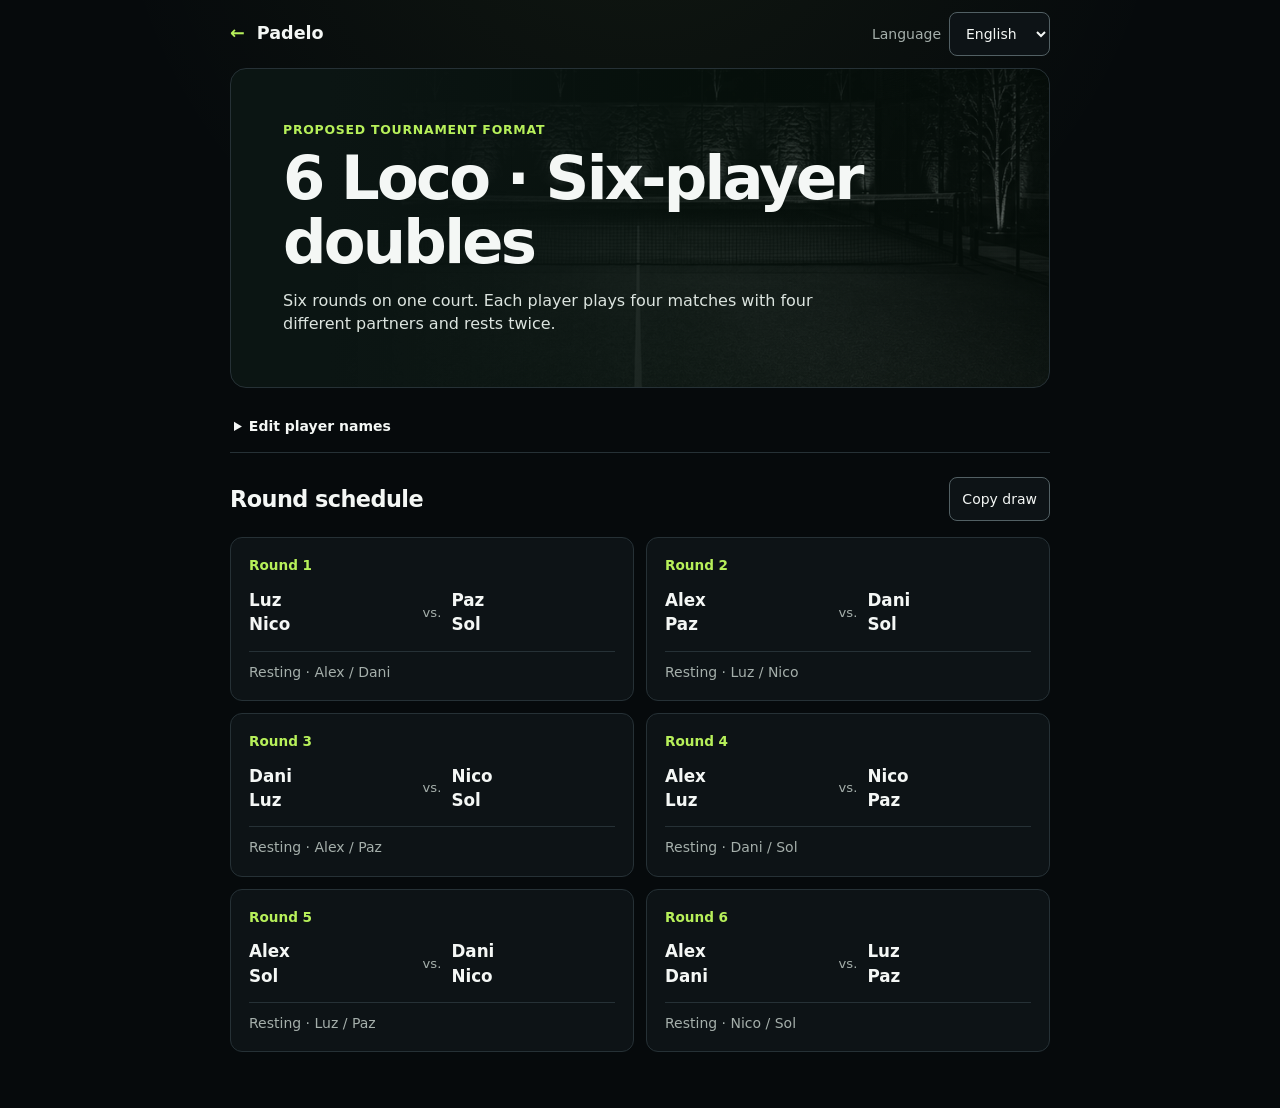
<file: web/tournament.html>
<!doctype html>
<html lang="en">
<head>
  <meta charset="utf-8">
  <meta name="viewport" content="width=device-width,initial-scale=1">
  <meta name="theme-color" content="#060a0c">
  <meta name="color-scheme" content="dark">
  <title>6 Loco · Six-player doubles · Padelo</title>
  <link rel="stylesheet" href="./styles.css">
  <link rel="stylesheet" href="./tournament.css">
  <script defer src="./tournament.js"></script>
</head>
<body>
  <a class="skip-link" href="#draw" data-text="skip">Skip to draw</a>
  <main class="preview">
    <header class="topbar">
      <a href="/" class="back"><span aria-hidden="true">←</span> Padelo</a>
      <label class="language"><span data-text="language">Language</span>
        <select id="language"><option lang="en" value="en">English</option><option lang="es" value="es">Español</option></select>
      </label>
    </header>
    <section class="intro">
      <p class="eyebrow" data-text="format">Proposed tournament format</p>
      <h1 data-text="title">6 Loco · Six-player doubles</h1>
      <p data-text="description">Six rounds on one court. Each player plays four matches with four different partners and rests twice.</p>
    </section>
    <noscript>Enable JavaScript to view the draw. Activa JavaScript para ver las rondas.</noscript>
    <details id="roster">
      <summary data-text="edit">Edit player names</summary>
      <form id="names" novalidate autocomplete="off">
        <div id="fields"></div>
        <p id="error" role="alert"></p>
        <div class="actions">
          <button type="submit" class="primary" data-text="apply">Update draw</button>
          <button type="button" id="sample" data-text="sample">Use sample names</button>
        </div>
      </form>
    </details>
    <section id="draw" tabindex="-1" aria-labelledby="draw-title">
      <div class="draw-header">
        <h2 id="draw-title" data-text="draw">Round schedule</h2>
        <button type="button" id="copy" data-text="copy">Copy draw</button>
      </div>
      <div id="status" role="status"></div>
      <label id="manual" hidden><span data-text="manual">Select and copy the draw below.</span>
        <textarea id="copy-text" rows="6" readonly></textarea>
      </label>
      <ol id="rounds"></ol>
    </section>
  </main>
</body>
</html>
</file>
<file: web/styles.css>
:root {
  --bg: #060A0C;
  --surface-0: #060A0C;
  --surface-1: #0D1316;
  --surface-2: #0D1316;
  --surface-3: #162126;
  --border: #263136;
  --border-strong: #263136;
  --text-primary: #F4F7F5;
  --text-secondary: #A5AFAB;
  --text-muted: #7D8888;
  --accent: #B7F05A;
  --accent-strong: #B7F05A;
  --accent-soft: rgb(183 240 90 / 10%);
  --positive: #B7F05A;
  --negative: #d98272;
  --gold: #d8b65d;
  --silver: #aeb8bd;
  --bronze: #bc8069;
  --space-1: 4px;
  --space-2: 8px;
  --space-3: 12px;
  --space-4: 16px;
  --space-5: 20px;
  --space-6: 24px;
  --space-7: 32px;
  --space-8: 40px;
  --radius-small: 8px;
  --radius-medium: 12px;
  --radius-large: 16px;
  --radius-sheet: 18px;
  --radius-pill: 999px;
  --max-width: 460px;
  --header-height: 54px;
  --nav-height: 66px;
}

* { box-sizing: border-box; }
[hidden] { display: none !important; }
html {
  min-height: 100%;
  overflow-x: hidden;
  -webkit-text-size-adjust: 100%;
  background: var(--bg);
}
body {
  min-height: 100vh;
  min-height: 100dvh;
  margin: 0;
  overflow-x: hidden;
  background:
    radial-gradient(circle at 50% -15%, rgb(183 240 90 / 6%), transparent 38%),
    var(--bg);
  color: var(--text-primary);
  font-family: Geist, ui-sans-serif, system-ui, -apple-system, "Segoe UI", Roboto, Helvetica, Arial, sans-serif;
  font-size: 14px;
  line-height: 1.45;
  -webkit-font-smoothing: antialiased;
  text-rendering: optimizeLegibility;
}
button, input { font: inherit; }
button { -webkit-tap-highlight-color: transparent; }
a { color: inherit; }

.skip-link { position: absolute; top: -100px; left: 12px; z-index: 100; }
.skip-link:focus {
  top: 12px;
  padding: 8px 12px;
  border-radius: var(--radius-small);
  background: var(--surface-2);
}

.app {
  position: relative;
  width: 100%;
  max-width: var(--max-width);
  min-height: 100vh;
  min-height: 100dvh;
  margin: 0 auto;
  overflow-x: clip;
  background: var(--bg);
}

/* Loading and admin login */
.screen--loading {
  position: fixed;
  inset: 0;
  z-index: 100;
  display: grid;
  place-items: center;
  min-height: 100vh;
  min-height: 100dvh;
  overflow: hidden;
  padding: max(24px, env(safe-area-inset-top)) 18px max(24px, env(safe-area-inset-bottom));
  background:
    linear-gradient(180deg, rgb(6 10 12 / 28%) 0%, rgb(6 10 12 / 72%) 72%, var(--bg) 100%),
    url("/static/padelo-background.png") center 58% / cover no-repeat,
    var(--bg);
}
.loading-content { width: min(100%, 360px); }
.loading-brand { display: flex; align-items: center; justify-content: center; gap: 10px; margin-bottom: 18px; }
.loading-terminal {
  overflow: hidden;
  border: 1px solid rgb(183 240 90 / 30%);
  border-radius: 14px;
  background: rgb(4 8 9 / 88%);
  box-shadow: 0 22px 60px rgb(0 0 0 / 48%);
  backdrop-filter: blur(14px);
}
.loading-terminal__bar { display: flex; gap: 6px; padding: 10px 12px; border-bottom: 1px solid rgb(255 255 255 / 8%); background: rgb(255 255 255 / 3%); }
.loading-terminal__bar i { width: 7px; height: 7px; border-radius: 50%; background: rgb(183 240 90 / 30%); }
.loading-terminal__line { display: flex; min-height: 82px; align-items: center; padding: 18px; color: var(--accent); font-family: ui-monospace, SFMono-Regular, Menlo, Monaco, Consolas, monospace; font-size: clamp(18px, 5.4vw, 23px); letter-spacing: .01em; text-shadow: 0 0 14px rgb(183 240 90 / 20%); }
.loading-prompt { margin-right: .65em; color: rgb(244 247 245 / 55%); }
.loading-dots { display: inline-flex; width: 1.4em; }
.loading-dots i { font-style: normal; animation: loadingDot 900ms steps(1, end) infinite; }
.loading-dots i:nth-child(2) { animation-delay: 150ms; }
.loading-dots i:nth-child(3) { animation-delay: 300ms; }
.loading-cursor { width: .55em; height: 1.05em; margin-left: .12em; background: var(--accent); animation: terminalCursor 650ms steps(1, end) infinite; }
@keyframes loadingDot { 0%, 24% { opacity: 0; } 25%, 100% { opacity: 1; } }
@keyframes terminalCursor { 0%, 49% { opacity: 1; } 50%, 100% { opacity: 0; } }

.screen--login {
  position: fixed;
  inset: 0;
  z-index: 90;
  isolation: isolate;
  display: flex;
  min-height: 100vh;
  min-height: 100dvh;
  align-items: center;
  justify-content: center;
  overflow: hidden;
  padding: max(24px, env(safe-area-inset-top)) 18px max(24px, env(safe-area-inset-bottom));
  background: var(--bg);
}
.screen--login::before {
  content: "";
  position: absolute;
  inset: -7%;
  z-index: -2;
  background-image:
    linear-gradient(180deg, rgb(6 10 12 / 4%) 0%, rgb(6 10 12 / 16%) 38%, rgb(6 10 12 / 76%) 74%, var(--bg) 100%),
    url("/static/padelo-background.png");
  background-position: center 58%;
  background-size: cover;
  background-repeat: no-repeat;
  transform: translateY(-6%) scale(1.04);
}
.screen--login::after {
  content: "";
  position: absolute;
  inset: 0;
  z-index: -1;
  pointer-events: none;
  background:
    radial-gradient(circle at 50% 24%, transparent 0, rgba(0, 0, 0, 0.08) 42%, rgba(0, 0, 0, 0.38) 100%),
    linear-gradient(90deg, rgba(0, 0, 0, 0.2), transparent 25%, transparent 75%, rgba(0, 0, 0, 0.2));
}
.login-wrap {
  position: relative;
  z-index: 1;
  width: 100%;
  max-width: 360px;
}
.login-header { margin-bottom: 14px; }
.brand { display: flex; align-items: center; gap: 10px; }
.brand-mark {
  display: grid;
  width: 42px;
  height: 42px;
  flex: 0 0 42px;
  place-items: center;
  border: 1px solid rgb(183 240 90 / 34%);
  border-radius: 50%;
  background: rgb(13 19 22 / 72%);
  box-shadow: 0 10px 30px rgba(0, 0, 0, 0.26);
  backdrop-filter: blur(10px);
}
.brand-mark__icon { width: 30px; height: 30px; color: var(--accent); filter: drop-shadow(0 2px 5px rgb(183 240 90 / 22%)); }
.brand-name { margin: 0; font-size: 27px; font-weight: 790; line-height: 1; letter-spacing: -0.04em; }
.brand-subtitle {
  margin: 5px 0 0;
  color: rgb(244 247 245 / 76%);
  font-size: 12px;
  text-shadow: 0 2px 12px rgba(0, 0, 0, 0.55);
}
.login-card {
  padding: 14px;
  border: 1px solid var(--border);
  border-radius: var(--radius-large);
  background: rgb(6 10 12 / 78%);
  box-shadow: 0 22px 56px rgba(0, 0, 0, 0.38);
  backdrop-filter: blur(16px) saturate(1.04);
}
.login-form { display: flex; flex-direction: column; gap: 10px; }
.field { display: flex; flex-direction: column; gap: 7px; }
.field__label {
  color: var(--text-secondary);
  font-size: 10px;
  font-weight: 720;
  letter-spacing: 0.1em;
  text-transform: uppercase;
}
.field__control { position: relative; display: flex; }
.input {
  width: 100%;
  height: 48px;
  padding: 0 46px 0 14px;
  border: 1px solid var(--border-strong);
  border-radius: 10px;
  outline: none;
  background: rgb(13 19 22 / 92%);
  color: var(--text-primary);
  font-size: 16px;
}
.input::placeholder { color: var(--text-muted); }
.input:focus {
  border-color: rgb(183 240 90 / 55%);
  box-shadow: 0 0 0 3px rgb(183 240 90 / 9%);
}
.field__error { margin: 0; color: var(--negative); font-size: 12px; }
#login-btn { position: relative; width: 100%; }
#login-btn:disabled::before {
  content: "";
  width: 14px;
  height: 14px;
  border: 2px solid rgb(6 10 12 / 28%);
  border-top-color: var(--bg);
  border-radius: 50%;
  animation: spin 700ms linear infinite;
}

/* Buttons */
.btn {
  display: inline-flex;
  min-width: 44px;
  min-height: 44px;
  height: 46px;
  align-items: center;
  justify-content: center;
  gap: 7px;
  padding: 0 17px;
  border: 1px solid transparent;
  border-radius: 10px;
  cursor: pointer;
  font-size: 13px;
  font-weight: 700;
  transition: transform 140ms, opacity 140ms, background 140ms, border-color 140ms;
}
.btn:active { transform: scale(0.985); }
.btn:disabled { cursor: not-allowed; opacity: 0.44; }
.btn--primary { background: var(--accent); color: var(--bg); }
.btn--primary:hover { background: var(--accent-strong); }
.btn--secondary { border-color: var(--border); background: var(--surface-2); color: var(--text-primary); }
.btn--secondary:hover { border-color: var(--border-strong); background: var(--surface-3); }
.btn--ghost { border-color: var(--border); background: transparent; color: var(--text-secondary); }
.btn--danger { border-color: rgba(217, 130, 114, 0.28); background: transparent; color: var(--negative); }
.btn--small { min-height: 36px; height: 36px; padding: 0 12px; font-size: 12px; }
.btn--large { width: 100%; }
.icon-btn {
  display: grid;
  width: 44px;
  height: 44px;
  place-items: center;
  border: 1px solid transparent;
  border-radius: 10px;
  background: transparent;
  color: var(--text-secondary);
  cursor: pointer;
}
.icon-btn:hover { border-color: var(--border); background: var(--surface-2); color: var(--text-primary); }
.icon-btn--small { width: 36px; height: 36px; }
.icon-btn--ghost { position: absolute; top: 2px; right: 2px; width: 44px; height: 44px; border: 0; }
.icon-btn.is-loading svg { animation: spin 700ms linear infinite; }
.icon-btn.is-success { color: var(--accent); }
@keyframes spin { to { transform: rotate(360deg); } }

/* Shell and header */
.shell { display: flex; min-height: 100vh; min-height: 100dvh; flex-direction: column; }
.shell-header {
  position: sticky;
  top: 0;
  z-index: 20;
  display: flex;
  height: var(--header-height);
  align-items: center;
  justify-content: space-between;
  padding: 0 10px 0 12px;
  border-bottom: 1px solid var(--border);
  background: rgb(6 10 12 / 96%);
}
.brand--small { gap: 8px; }
.brand-mark--small {
  width: 28px;
  height: 28px;
  flex-basis: 28px;
  border-color: rgb(183 240 90 / 22%);
  background: var(--surface-1);
  box-shadow: none;
  backdrop-filter: none;
}
.brand-mark--small .brand-mark__icon { width: 21px; height: 21px; }
.header-brand-copy { display: flex; min-width: 0; flex-direction: column; }
.brand-name--small { font-size: 15px; font-weight: 720; letter-spacing: -0.025em; }
.header-status { margin-top: 1px; color: var(--text-muted); font-size: 9.5px; line-height: 1.1; }
.shell-header__right { position: relative; }
.header-menu-btn { width: 42px; height: 42px; }
.menu {
  position: absolute;
  top: calc(100% + 5px);
  right: 0;
  z-index: 30;
  min-width: 190px;
  padding: 6px;
  border: 1px solid var(--border-strong);
  border-radius: var(--radius-medium);
  background: var(--surface-2);
  box-shadow: 0 18px 36px rgba(0, 0, 0, 0.4);
}
.menu__item {
  display: flex;
  width: 100%;
  min-height: 44px;
  align-items: center;
  gap: 10px;
  padding: 9px 10px;
  border: 0;
  border-radius: var(--radius-small);
  background: transparent;
  color: var(--text-primary);
  cursor: pointer;
  font-size: 12px;
  font-weight: 640;
  text-align: left;
}
.menu__item:hover { background: var(--surface-3); }
.menu__item svg { color: var(--text-secondary); }
.menu__item--danger, .menu__item--danger svg { color: var(--negative); }
.session-role {
  display: flex;
  min-height: 38px;
  align-items: center;
  gap: 9px;
  margin: 1px 2px 5px;
  padding: 8px 9px;
  border-bottom: 1px solid var(--border);
  color: var(--text-muted);
  font-size: 10px;
  font-weight: 650;
}
.session-role__dot { width: 7px; height: 7px; border-radius: 50%; background: var(--text-muted); }
html[data-session-role="admin"] .session-role__dot { background: var(--accent); box-shadow: 0 0 0 4px var(--accent-soft); }

.main {
  min-height: 50vh;
  flex: 1;
  padding: 14px 12px calc(var(--nav-height) + 14px + env(safe-area-inset-bottom));
}
.view { animation: fadeIn 150ms ease; }
@keyframes fadeIn { from { opacity: 0; transform: translateY(3px); } to { opacity: 1; transform: translateY(0); } }
.view-header { display: flex; align-items: center; justify-content: space-between; gap: 12px; margin-bottom: 10px; }
.view-header--record { align-items: flex-start; }
.record-tools { display: flex; flex-wrap: wrap; justify-content: flex-end; gap: 6px; }
.view-title { margin: 0; font-size: 20px; font-weight: 780; letter-spacing: -0.035em; }
.view-subtitle { margin: 3px 0 0; color: var(--text-muted); font-size: 11px; }
.view-header__actions { display: flex; align-items: center; gap: 4px; }
.text-muted { color: var(--text-muted); }
.text-secondary { color: var(--text-secondary); }
.text-xs { font-size: 10px; }
.text-sm { font-size: 12px; }
.status { margin-bottom: 6px; color: var(--text-secondary); font-size: 11px; }
.status:empty { display: none; }
.section-kicker {
  display: block;
  margin-bottom: 4px;
  color: var(--accent);
  font-size: 9px;
  font-weight: 800;
  letter-spacing: 0.14em;
  text-transform: uppercase;
}

/* Next match */
.next-match-card {
  margin-bottom: 10px;
  padding: 12px;
  border: 1px solid rgb(183 240 90 / 24%);
  border-radius: var(--radius-medium);
  background: linear-gradient(135deg, rgb(183 240 90 / 10%), var(--surface-1) 58%);
}
.next-match-card__title { margin: 0 0 10px; font-size: 16px; font-weight: 760; letter-spacing: -0.02em; }
.next-match-card__details { display: grid; grid-template-columns: 1fr 1fr; gap: 9px 12px; }
.next-match-detail { display: flex; min-width: 0; align-items: center; gap: 8px; }
.next-match-detail--location { grid-column: 1 / -1; padding-top: 9px; border-top: 1px solid var(--border); }
.next-match-detail svg { width: 17px; height: 17px; flex: 0 0 17px; color: var(--accent); }
.next-match-detail span { min-width: 0; }
.next-match-detail small { display: block; margin-bottom: 1px; color: var(--text-muted); font-size: 9px; font-weight: 680; text-transform: uppercase; }
.next-match-detail strong { display: block; overflow: hidden; font-size: 12px; font-weight: 680; text-overflow: ellipsis; white-space: nowrap; }
.next-match-form { display: grid; grid-template-columns: 1fr 1fr; gap: 11px 9px; }
.next-match-field { display: grid; gap: 5px; color: var(--text-secondary); font-size: 11px; font-weight: 680; }
.next-match-field--location, .next-match-form .field__error, .next-match-form .sheet__actions, .next-match-clear { grid-column: 1 / -1; }
.next-match-field .input { height: 44px; padding: 0 11px; color-scheme: dark; }
.next-match-clear { min-height: 40px; color: var(--negative); }
.sheet__panel--next-match { max-width: var(--max-width); margin: 0 auto; }
html:not([data-session-role="admin"]) .admin-only { display: none !important; }

/* Ranking */
.ranking-list {
  overflow: hidden;
  border: 1px solid var(--border);
  border-radius: var(--radius-medium);
  background: var(--surface-1);
}
.rank-row {
  position: relative;
  display: grid;
  min-height: 49px;
  grid-template-columns: 28px minmax(0, 1fr) auto;
  align-items: center;
  gap: 9px;
  padding: 8px 12px 8px 10px;
  border-bottom: 1px solid var(--border);
  background: transparent;
  transition: background 140ms;
}
.rank-row:last-child { border-bottom: 0; }
.rank-row:hover { background: var(--surface-3); }
.rank-row--gold { background: linear-gradient(90deg, rgb(183 240 90 / 14%), transparent 72%); box-shadow: inset 3px 0 0 var(--accent); }
.rank-row--silver { background: linear-gradient(90deg, rgb(174 184 189 / 10%), transparent 72%); box-shadow: inset 3px 0 0 var(--silver); }
.rank-row--bronze { background: linear-gradient(90deg, rgb(188 128 105 / 10%), transparent 72%); box-shadow: inset 3px 0 0 var(--bronze); }
.rank-pos {
  display: grid;
  width: 28px;
  height: 28px;
  place-items: center;
  color: var(--text-muted);
  font-size: 11px;
  font-weight: 780;
  font-variant-numeric: tabular-nums;
}
.rank-row--gold .rank-pos { color: var(--gold); }
.rank-row--silver .rank-pos { color: var(--silver); }
.rank-row--bronze .rank-pos { color: var(--bronze); }
.rank-row--gold .rank-pos::before {
  content: "";
  width: 15px;
  height: 15px;
  background: var(--gold);
  -webkit-mask: url("data:image/svg+xml,%3Csvg xmlns='http://www.w3.org/2000/svg' viewBox='0 0 24 24'%3E%3Cpath d='M3 7l4 4 5-7 5 7 4-4-2 10H5L3 7zm3 12h12v2H6v-2z' fill='black'/%3E%3C/svg%3E") center / contain no-repeat;
  mask: url("data:image/svg+xml,%3Csvg xmlns='http://www.w3.org/2000/svg' viewBox='0 0 24 24'%3E%3Cpath d='M3 7l4 4 5-7 5 7 4-4-2 10H5L3 7zm3 12h12v2H6v-2z' fill='black'/%3E%3C/svg%3E") center / contain no-repeat;
}
.rank-row--gold .rank-pos { font-size: 0; }
.rank-row--silver .rank-pos, .rank-row--bronze .rank-pos { font-size: 13px; }
.rank-row--gold .rank-name, .rank-row--silver .rank-name, .rank-row--bronze .rank-name { font-weight: 740; }
.rank-row--gold .rank-elo, .rank-row--silver .rank-elo, .rank-row--bronze .rank-elo { font-size: 18px; }
.rank-avatar { display: none; }
.rank-main { display: flex; min-width: 0; align-items: center; gap: 6px; white-space: nowrap; }
.rank-movement { flex: 0 0 auto; padding: 2px 5px; border-radius: var(--radius-pill); background: rgb(255 255 255 / 5%); font-size: 10px; font-weight: 750; line-height: 1.2; }.rank-movement--up { color: var(--positive); }.rank-movement--down { color: var(--negative); }
.rank-name { display: block; min-width: 0; overflow: hidden; font-size: clamp(15px, 4vw, 17px); font-weight: 660; text-overflow: ellipsis; white-space: nowrap; }
.rank-elo {
  min-width: 48px;
  color: var(--text-primary);
  font-size: 17px;
  font-weight: 780;
  font-variant-numeric: tabular-nums;
  letter-spacing: -0.03em;
  text-align: right;
}

/* States */
.skeleton-list { display: flex; flex-direction: column; gap: 6px; }
.skeleton-row, .skeleton-card {
  height: 50px;
  border: 1px solid var(--border);
  border-radius: var(--radius-medium);
  background: var(--surface-1);
  animation: pulse 1.2s ease infinite alternate;
}
.skeleton-card { height: 66px; }
@keyframes pulse { from { opacity: 0.5; } to { opacity: 0.86; } }
.empty { padding: 28px 14px; color: var(--text-secondary); text-align: center; }
.empty__title { margin: 0 0 5px; color: var(--text-primary); font-weight: 680; }
.empty__text { margin: 0; font-size: 12px; }
.error { padding: 14px; border: 1px solid rgba(217, 130, 114, 0.2); border-radius: var(--radius-medium); background: rgba(217, 130, 114, 0.06); text-align: center; }
.error__text { margin: 0 0 9px; color: var(--text-secondary); }

/* Match console */
.record-reset[hidden] { display: none !important; }
.match-builder {
  position: relative;
  display: flex;
  flex-direction: column;
  gap: 0;
  overflow: hidden;
  border: 1px solid var(--border);
  border-radius: var(--radius-large);
  background: var(--surface-1);
  box-shadow: 0 14px 32px rgb(0 0 0 / 16%);
}
.team-card { padding: 15px 13px; background: transparent; }
.team-card--a { background: linear-gradient(90deg, rgb(183 240 90 / 7%), transparent 68%); }
.team-card--b { background: linear-gradient(270deg, rgb(125 136 136 / 8%), transparent 68%); }
.team-card--a { border-bottom: 1px solid var(--border); }
.team-card__header { display: flex; align-items: center; gap: 9px; margin-bottom: 9px; }
.team-badge {
  display: grid;
  width: 27px;
  height: 27px;
  place-items: center;
  border: 1px solid rgb(183 240 90 / 22%);
  border-radius: var(--radius-small);
  background: rgb(183 240 90 / 9%);
  color: var(--accent-strong);
  font-size: 11px;
  font-weight: 800;
}
.team-card--b .team-badge { border-color: var(--border); background: var(--surface-2); color: var(--text-secondary); }
.team-label { margin: 0; font-size: 9px; font-weight: 790; letter-spacing: 0.12em; }
.team-hint { margin: 1px 0 0; color: var(--text-muted); font-size: 9.5px; }
.team-players { display: grid; grid-template-columns: repeat(2, minmax(0, 1fr)); gap: 7px; }
.player-select {
  display: grid;
  width: 100%;
  min-height: 55px;
  grid-template-columns: minmax(0, 1fr) 15px;
  align-items: center;
  gap: 7px;
  padding: 9px 9px 9px 11px;
  border: 1px solid var(--border);
  border-radius: 10px;
  background: var(--surface-2);
  color: var(--text-primary);
  cursor: pointer;
  text-align: left;
}
.player-select:hover { border-color: rgb(183 240 90 / 34%); background: var(--surface-3); }
.player-select__number { display: none; }
.player-select__body { display: flex; min-width: 0; flex-direction: column; }
.player-select__label { color: var(--text-muted); font-size: 8px; font-weight: 700; letter-spacing: 0.08em; text-transform: uppercase; }
.player-select__value { overflow: hidden; font-size: 12px; font-weight: 640; text-overflow: ellipsis; white-space: nowrap; }
.player-select__chevron { color: var(--text-muted); }
.match-vs {
  position: absolute;
  top: 50%;
  left: 50%;
  z-index: 2;
  display: grid;
  width: 30px;
  height: 22px;
  place-items: center;
  border: 1px solid var(--border);
  border-radius: var(--radius-pill);
  background: var(--surface-1);
  color: var(--text-muted);
  transform: translate(-50%, -50%);
}
.match-vs span { display: none; }
.match-vs strong { font-size: 8px; letter-spacing: 0.12em; }
.scoreboard {
  margin-top: 9px;
  padding: 13px;
  border: 1px solid var(--border);
  border-radius: var(--radius-large);
  background: var(--surface-1);
  box-shadow: 0 14px 32px rgb(0 0 0 / 12%);
}
.scoreboard__header { display: flex; align-items: flex-end; justify-content: space-between; gap: 10px; margin-bottom: 10px; }
.scoreboard__title { margin: 0; font-size: 14px; font-weight: 720; }
.winner-preview { min-height: 0; margin: 0; font-size: 10px; font-weight: 650; text-align: right; }
.winner-preview--accent { color: var(--accent); }
.winner-preview--muted { color: var(--text-muted); }
.scores { display: grid; grid-template-columns: minmax(0, 1fr) auto minmax(0, 1fr); align-items: center; gap: 7px; }
.score-control {
  min-width: 0;
  padding: 9px 7px;
  border: 1px solid var(--border);
  border-radius: 11px;
  background: var(--surface-2);
  text-align: center;
}
.score-control.is-winner { border-color: rgb(183 240 90 / 45%); background: linear-gradient(180deg, rgb(183 240 90 / 6%), transparent), var(--surface-2); }
.score-label { display: block; margin-bottom: 7px; color: var(--text-muted); font-size: 8.5px; font-weight: 740; letter-spacing: 0.08em; text-transform: uppercase; }
.score-row { display: flex; align-items: center; justify-content: center; gap: 6px; }
.score-btn {
  display: grid;
  width: 44px;
  height: 44px;
  flex: 0 0 44px;
  place-items: center;
  border: 1px solid var(--border);
  border-radius: 10px;
  background: var(--surface-1);
  color: var(--text-primary);
  cursor: pointer;
}
.score-btn:hover { border-color: var(--border-strong); background: var(--surface-3); }
.score-btn:active { transform: scale(0.97); }
.score-value { min-width: 31px; font-size: 35px; font-weight: 810; font-variant-numeric: tabular-nums; letter-spacing: -0.05em; }
.score-divider { color: var(--text-muted); font-size: 22px; font-weight: 650; }
.sets-field { display: block; margin-top: 12px; color: var(--text-muted); font-size: 10px; font-weight: 700; letter-spacing: .08em; text-transform: uppercase; }
.sets-field span { font-weight: 500; letter-spacing: 0; text-transform: none; }
.sets-field .input { height: 42px; margin-top: 5px; padding-left: 11px; font-size: 13px; }
.record-submit { margin-top: 9px; }
.record-submit .btn { min-height: 50px; font-size: 14px; }
.record-submit .field__error { margin-top: 7px; text-align: center; }

/* Result */
.result-panel {
  margin-top: 10px;
  padding: 14px;
  border: 1px solid var(--border);
  border-radius: var(--radius-large);
  background: var(--surface-1);
}
.result-title { margin: 0 0 7px; font-size: 15px; }
.result-summary { margin-bottom: 10px; color: var(--text-secondary); font-size: 12px; }
.result-changes { display: flex; flex-direction: column; gap: 5px; margin-bottom: 11px; }
.result-change { display: flex; align-items: center; justify-content: space-between; padding: 8px 10px; border: 1px solid var(--border); border-radius: 9px; background: var(--surface-2); }
.result-change__name { font-size: 12px; font-weight: 660; }
.result-change__elo { color: var(--text-muted); font-size: 10px; }
.result-change__delta { font-size: 11px; font-weight: 760; font-variant-numeric: tabular-nums; }
.result-change__delta--positive, .detail-delta--positive { color: var(--positive); }
.result-change__delta--negative, .detail-delta--negative { color: var(--negative); }
.result-actions { display: grid; grid-template-columns: repeat(3, 1fr); gap: 7px; }

/* History */
.history-list { display: flex; flex-direction: column; gap: 14px; }
.history-group { display: flex; flex-direction: column; gap: 0; }
.history-group__label {
  margin: 0 0 6px 2px;
  color: var(--text-muted);
  font-size: 9px;
  font-weight: 780;
  letter-spacing: 0.13em;
  text-transform: uppercase;
}
.history-group__items {
  overflow: hidden;
  border: 1px solid var(--border);
  border-radius: var(--radius-medium);
  background: var(--surface-1);
}
.history-card {
  position: relative;
  overflow: hidden;
  border-bottom: 1px solid var(--border);
  background: transparent;
}
.history-card:last-child { border-bottom: 0; }
.history-top {
  display: flex;
  min-height: 62px;
  align-items: center;
  justify-content: space-between;
  gap: 10px;
  padding: 9px 39px 9px 11px;
}
.history-teams { min-width: 0; flex: 1; font-size: 11.5px; line-height: 1.3; }
.history-team { display: flex; min-width: 0; align-items: center; gap: 6px; overflow: hidden; font-weight: 650; text-overflow: ellipsis; white-space: nowrap; }
.history-team:first-child::before {
  content: "";
  width: 13px;
  height: 13px;
  flex: 0 0 13px;
  background: var(--gold);
  -webkit-mask: url("data:image/svg+xml,%3Csvg xmlns='http://www.w3.org/2000/svg' viewBox='0 0 24 24'%3E%3Cpath d='M3 7l4 4 5-7 5 7 4-4-2 10H5L3 7zm3 12h12v2H6v-2z' fill='black'/%3E%3C/svg%3E") center / contain no-repeat;
  mask: url("data:image/svg+xml,%3Csvg xmlns='http://www.w3.org/2000/svg' viewBox='0 0 24 24'%3E%3Cpath d='M3 7l4 4 5-7 5 7 4-4-2 10H5L3 7zm3 12h12v2H6v-2z' fill='black'/%3E%3C/svg%3E") center / contain no-repeat;
}
.history-team--loser { margin-top: 2px; padding-left: 19px; color: var(--text-secondary); font-size: 10.5px; font-weight: 470; }
.history-meta { margin-top: 3px; padding-left: 19px; color: var(--text-muted); font-size: 9px; }
.history-score { min-width: 24px; text-align: right; }
.history-score__line { font-size: 14px; font-weight: 780; font-variant-numeric: tabular-nums; line-height: 1.28; }
.history-score__line--loser { color: var(--text-secondary); }
.history-card::after {
  content: "";
  position: absolute;
  top: 27px;
  right: 15px;
  width: 7px;
  height: 7px;
  border-right: 1.5px solid var(--text-muted);
  border-bottom: 1.5px solid var(--text-muted);
  transform: rotate(45deg);
  transition: transform 150ms, top 150ms;
  pointer-events: none;
}
.history-card:has(.history-details:not([hidden]))::after { top: 30px; transform: rotate(225deg); }
.history-actions { min-height: 0; padding: 0 11px; }
.history-actions [data-expand] {
  position: absolute;
  inset: 0;
  z-index: 2;
  width: 100%;
  height: 62px;
  padding: 0;
  opacity: 0;
  cursor: pointer;
}
.history-actions [data-rollback] {
  position: relative;
  z-index: 4;
  display: none;
  margin: 0 0 9px;
  padding: 5px 8px;
  border: 1px solid rgba(217, 130, 114, 0.24);
  border-radius: 7px;
  color: var(--negative);
  text-decoration: none;
}
html[data-session-role="admin"] .history-card:has(.history-details:not([hidden])) .history-actions [data-rollback] { display: inline-flex; }
.history-details {
  position: relative;
  z-index: 3;
  padding: 9px 11px 11px;
  border-top: 1px solid var(--border);
  background: var(--surface-2);
}
.history-detail-row { display: flex; justify-content: space-between; gap: 10px; padding: 3px 0; font-size: 10.5px; }
.history-detail-row span:first-child { min-width: 0; overflow: hidden; color: var(--text-secondary); text-overflow: ellipsis; white-space: nowrap; }
.link-btn { border: 0; background: transparent; font-size: 10px; font-weight: 650; }

/* Navigation */
.bottom-nav {
  position: fixed;
  right: 0;
  bottom: 0;
  left: 0;
  z-index: 20;
  display: grid;
  width: 100%;
  max-width: var(--max-width);
  height: calc(var(--nav-height) + env(safe-area-inset-bottom));
  grid-template-columns: repeat(3, minmax(0, 1fr));
  margin: 0 auto;
  padding: 5px 10px calc(5px + env(safe-area-inset-bottom));
  border-top: 1px solid var(--border);
  background: rgb(6 10 12 / 98%);
}
.nav-item {
  position: relative;
  display: flex;
  min-width: 44px;
  min-height: 44px;
  flex-direction: column;
  align-items: center;
  justify-content: center;
  gap: 1px;
  border: 0;
  background: transparent;
  color: var(--text-muted);
  cursor: pointer;
}
.nav-item::before {
  content: "";
  position: absolute;
  top: -5px;
  left: 50%;
  width: 26px;
  height: 2px;
  border-radius: var(--radius-pill);
  background: transparent;
  transform: translateX(-50%);
}
.nav-item.is-active { color: var(--accent-strong); }
.nav-item.is-active::before { background: var(--accent); }
.nav-item__icon-wrap { display: grid; width: 40px; height: 31px; place-items: center; }
.nav-item__icon-wrap svg { width: 25px; height: 25px; }
.nav-item__label { font-size: 10px; font-weight: 620; }
.nav-item.is-active .nav-item__label { color: var(--text-primary); font-weight: 680; }
html[data-session-role="viewer"] [data-rollback],
html[data-session-role="viewer"] #logout-btn,
html[data-session-role="viewer"] #session-role { display: none !important; }
html[data-session-role="pending"] .bottom-nav { visibility: hidden; }

/* Sheets and player picker */
.sheet { position: fixed; inset: 0; z-index: 40; display: grid; align-items: end; }
.sheet__backdrop { position: absolute; inset: 0; background: rgba(0, 0, 0, 0.64); animation: fadeIn 130ms ease; }
.sheet__panel {
  position: relative;
  max-height: min(82vh, 680px);
  overflow: auto;
  padding: 15px 14px calc(14px + env(safe-area-inset-bottom));
  border: 1px solid var(--border-strong);
  border-radius: var(--radius-sheet) var(--radius-sheet) 0 0;
  background: var(--surface-2);
  animation: sheetIn 170ms ease;
}
@keyframes sheetIn { from { transform: translateY(14px); } to { transform: translateY(0); } }
.sheet__header { display: flex; align-items: center; justify-content: space-between; margin-bottom: 10px; }
.sheet__title { margin: 0; font-size: 17px; font-weight: 740; }
.sheet-context { margin: 3px 0 0; color: var(--text-muted); font-size: 10.5px; }
.player-search {
  display: flex;
  height: 44px;
  align-items: center;
  gap: 9px;
  margin-bottom: 9px;
  padding: 0 12px;
  border: 1px solid var(--border);
  border-radius: 10px;
  background: var(--surface-1);
  color: var(--text-muted);
}
.player-search:focus-within { border-color: rgb(183 240 90 / 46%); box-shadow: 0 0 0 3px rgb(183 240 90 / 8%); }
.player-search input { min-width: 0; flex: 1; border: 0; outline: 0; background: transparent; color: var(--text-primary); font-size: 16px; }
.player-search input::placeholder { color: var(--text-muted); }
.sheet__list { display: grid; max-height: calc(min(82vh, 680px) - 140px); grid-template-columns: repeat(2, minmax(0, 1fr)); gap: 7px; overflow-y: auto; overscroll-behavior: contain; }
.sheet-item {
  display: grid;
  min-width: 0;
  min-height: 51px;
  grid-template-columns: minmax(0, 1fr) auto 18px;
  align-items: center;
  gap: 8px;
  padding: 8px 9px 8px 11px;
  border: 1px solid var(--border);
  border-radius: 10px;
  background: var(--surface-1);
  color: var(--text-primary);
  cursor: pointer;
  text-align: left;
}
.sheet-item:hover:not(:disabled) { border-color: rgb(183 240 90 / 34%); background: var(--surface-3); }
.sheet-item:disabled { cursor: not-allowed; opacity: 0.32; }
.sheet-item__name { min-width: 0; overflow: hidden; font-size: 12px; font-weight: 650; text-overflow: ellipsis; white-space: nowrap; }
.sheet-item__elo { color: var(--text-muted); font-size: 10px; font-weight: 720; font-variant-numeric: tabular-nums; }
.sheet-item__status { display: grid; width: 18px; height: 18px; place-items: center; border: 1px solid var(--border); border-radius: 50%; }
.sheet-item.is-selected { border-color: rgb(183 240 90 / 52%); background: rgb(183 240 90 / 8%); }
.sheet-item.is-selected .sheet-item__status { border-color: var(--accent); background: var(--accent); }
.sheet-item.is-selected .sheet-item__status::after { content: ""; width: 6px; height: 3px; border-bottom: 1.5px solid var(--bg); border-left: 1.5px solid var(--bg); transform: translateY(-1px) rotate(-45deg); }
.player-search-empty { margin: 18px 0 8px; color: var(--text-muted); font-size: 12px; text-align: center; }
.sheet__panel--confirm { text-align: left; }
.sheet__panel--players { max-width: var(--max-width); margin: 0 auto; }
.profile-hero { display: flex; flex-direction: column; gap: 3px; padding: 12px; border-radius: var(--radius-medium); background: linear-gradient(135deg, rgb(183 240 90 / 14%), var(--surface-1)); }
.profile-hero strong { font-size: 20px; }.profile-hero span { color: var(--text-secondary); font-size: 12px; }
.profile-stats { display: grid; grid-template-columns: repeat(3, 1fr); gap: 6px; margin: 9px 0; }.profile-stats span { padding: 8px 4px; border: 1px solid var(--border); border-radius: 9px; color: var(--text-muted); font-size: 10px; text-align: center; }.profile-stats b { display: block; color: var(--text-primary); font-size: 15px; }
.profile-heading { margin: 12px 0 6px; color: var(--text-muted); font-size: 10px; font-weight: 700; letter-spacing: .08em; text-transform: uppercase; }.profile-matches { display: grid; gap: 6px; color: var(--text-secondary); font-size: 11px; }.profile-matches div { padding: 8px; border: 1px solid var(--border); border-radius: 8px; }
.profile-insights { display: grid; grid-template-columns: 1fr 1fr; gap: 6px; }.profile-insights span { padding: 9px; border: 1px solid var(--border); border-radius: 9px; background: var(--surface-1); }.profile-insights b { display: block; overflow: hidden; color: var(--text-primary); font-size: 11px; text-overflow: ellipsis; white-space: nowrap; }.profile-insights small { display: block; margin-top: 2px; color: var(--text-muted); font-size: 9px; }
.profile-form { display: flex !important; gap: 3px; }.profile-form i { display: grid; width: 16px; height: 16px; place-items: center; border-radius: 50%; color: var(--bg); font-size: 9px; font-style: normal; }.profile-form--win { background: var(--accent); }.profile-form--loss { background: var(--negative); }
.rank-row--profile { cursor: pointer; }
.player-manager__form { display: grid; grid-template-columns: minmax(0, 1fr) 88px auto; gap: 7px; }
.player-manager__form .input { height: 44px; min-width: 0; padding: 0 11px; }
.player-manager__form .btn { min-height: 44px; height: 44px; padding: 0 13px; }
.player-manager__hint { margin: 8px 1px 10px; color: var(--text-muted); font-size: 10px; }
.player-manager__list { overflow: auto; max-height: min(45vh, 360px); border: 1px solid var(--border); border-radius: var(--radius-medium); background: var(--surface-1); }
.player-manager__item { display: grid; min-height: 52px; grid-template-columns: minmax(0, 1fr) auto auto auto; align-items: center; gap: 7px; padding: 8px 10px; border-bottom: 1px solid var(--border); }
.player-manager__item:last-child { border-bottom: 0; }
.player-manager__name { overflow: hidden; font-size: 13px; font-weight: 680; text-overflow: ellipsis; white-space: nowrap; }
.player-manager__rating { color: var(--text-muted); font-size: 11px; font-variant-numeric: tabular-nums; }
.player-manager__remove { min-height: 32px; padding: 0 8px; border: 1px solid rgb(217 130 114 / 30%); border-radius: 8px; background: transparent; color: var(--negative); cursor: pointer; font-size: 11px; font-weight: 700; }
.player-manager__remove:disabled { cursor: not-allowed; opacity: 0.5; }
.player-manager__edit { border-color: var(--border); color: var(--text-secondary); }
.sheet__actions { display: grid; grid-template-columns: 1fr 1fr; gap: 8px; margin-top: 13px; }
.confirm-content { margin: 10px 0; color: var(--text-secondary); font-size: 13px; line-height: 1.45; }
.confirm-teams { color: var(--text-primary); font-weight: 700; }
.confirm-teams--secondary { color: var(--text-secondary); }
.confirm-verdict { color: var(--text-muted); font-size: 13px; }
.confirm-score { margin: 8px 0; font-size: 28px; font-weight: 820; letter-spacing: -0.04em; }

/* Toasts */
.toast-root {
  position: fixed;
  bottom: calc(var(--nav-height) + 12px + env(safe-area-inset-bottom));
  left: 50%;
  z-index: 50;
  display: flex;
  width: min(90%, 380px);
  flex-direction: column;
  align-items: center;
  gap: 6px;
  pointer-events: none;
  transform: translateX(-50%);
}
.toast { padding: 10px 13px; border: 1px solid var(--border); border-radius: 10px; background: var(--surface-2); box-shadow: 0 10px 24px rgba(0, 0, 0, 0.32); font-size: 12px; font-weight: 650; animation: toastIn 150ms ease; }
.toast.is-leaving { opacity: 0; transform: translateY(6px); transition: opacity 180ms ease, transform 180ms ease; }
.toast--error { border-color: rgba(217, 130, 114, 0.3); }
.toast--success { border-color: rgb(183 240 90 / 30%); }
@keyframes toastIn { from { opacity: 0; transform: translateY(6px); } to { opacity: 1; transform: translateY(0); } }
@media (max-width: 390px) {
  .screen--login { padding-right: 14px; padding-left: 14px; }
  .login-wrap { max-width: 360px; }
  .main { padding-right: 10px; padding-left: 10px; }
  .team-players { gap: 6px; }
  .team-card { padding: 11px; }
  .score-control { padding-right: 5px; padding-left: 5px; }
  .score-row { gap: 4px; }
  .score-btn { width: 42px; flex-basis: 42px; }
  .score-value { min-width: 27px; font-size: 32px; }
  .sheet__list { grid-template-columns: 1fr; }
  .player-manager__form { grid-template-columns: minmax(0, 1fr) 76px; }
  .player-manager__form .btn { grid-column: 1 / -1; }
  .result-actions { grid-template-columns: 1fr; }
}
@media (max-width: 340px) {
  .brand-name--small { display: none; }
  .header-status { display: none; }
  .player-select { padding-right: 7px; padding-left: 8px; }
}
@media (min-width: 720px) {
  body::before {
    content: "";
    position: fixed;
    inset: 0;
    background:
      linear-gradient(to right, transparent 49.6%, rgba(255,255,255,0.02) 49.6%, rgba(255,255,255,0.02) 50.4%, transparent 50.4%),
      linear-gradient(to bottom, transparent 49.6%, rgba(255,255,255,0.02) 49.6%, rgba(255,255,255,0.02) 50.4%, transparent 50.4%);
    background-size: 56px 56px;
    mask-image: radial-gradient(ellipse 76% 58% at 50% 0%, black 26%, transparent 74%);
    pointer-events: none;
    opacity: 0.36;
  }
  .app { min-height: 100vh; border-right: 1px solid rgba(255,255,255,0.05); border-left: 1px solid rgba(255,255,255,0.05); box-shadow: 0 20px 58px rgba(0,0,0,0.46); }
  .screen--login { align-items: center; padding-bottom: 28px; }
  .screen--login::before { background-position: center 54%; transform: translateY(-4%) scale(1.03); }
}
@media (prefers-reduced-motion: reduce) {
  *, *::before, *::after { scroll-behavior: auto !important; animation-duration: 0.01ms !important; animation-iteration-count: 1 !important; transition-duration: 0.01ms !important; }
}
*:focus-visible { outline: 2px solid var(--accent); outline-offset: 2px; }
.nav-item:focus-visible { outline-offset: -2px; }
</file>
<file: web/tournament.css>
.preview {
  width: min(100%, 900px);
  margin: auto;
  padding: 0 clamp(16px, 4vw, 40px) 56px;
}
.topbar, .draw-header, .actions, .language, .back {
  display: flex;
  align-items: center;
  gap: 12px;
}
.topbar, .draw-header { justify-content: space-between; }
.topbar { min-height: 68px; }
.back { font-size: 1.1rem; font-weight: 700; text-decoration: none; }
.back span, .eyebrow { color: var(--accent); }
.language { gap: 8px; color: var(--text-secondary); }
.preview :is(button, select, input, textarea) {
  min-height: 44px;
  border: 1px solid #526064;
  border-radius: 8px;
  background: var(--surface-1);
  color: var(--text-primary);
  padding: 8px 12px;
  font: inherit;
}
.preview :is(button, select, summary) { cursor: pointer; }
.preview :is(button, select, summary, a):hover { color: var(--accent); }
.preview :focus-visible { outline: 3px solid var(--accent); outline-offset: 3px; }
.intro {
  padding: clamp(24px, 6vw, 52px);
  border: 1px solid var(--border);
  border-radius: 16px;
  background: linear-gradient(90deg, #0b1513 12%, rgb(7 18 13 / 88%) 55%, rgb(7 18 13 / 65%)),
    url("./padelo-background.png") center 58% / cover;
}
.eyebrow { margin: 0; font-size: .78rem; font-weight: 680; letter-spacing: .06em; text-transform: uppercase; }
.intro h1 { margin: 8px 0; line-height: 1.05; font-size: clamp(2.15rem, 6vw, 3.8rem); letter-spacing: -.045em; }
.intro p:last-child { margin: 14px 0 0; max-width: 54ch; color: #dce4df; font-size: 1rem; }
#roster { margin: 16px 0 24px; border-bottom: 1px solid var(--border); }
#roster summary { min-height: 48px; padding: 12px 4px; font-weight: 650; }
#names { padding: 8px 4px 20px; }
#fields, #rounds { display: grid; grid-template-columns: repeat(2, minmax(0, 1fr)); gap: 12px; }
#fields label, #manual { color: var(--text-secondary); }
#fields input, #manual textarea { width: 100%; display: block; margin-top: 4px; font-size: 1rem; }
.actions { flex-wrap: wrap; margin-top: 16px; }
.actions .primary { background: var(--accent); border-color: var(--accent); color: #122005; font-weight: 700; }
.actions .primary:hover { background: #d0ff83; color: #122005; }
#error { color: #ffa79b; }
#error:empty, #status:empty { margin: 0; }
#status:not(:empty), #manual:not([hidden]) { display: block; margin: 12px 0; }
.draw-header h2 { font-size: 1.4rem; margin: 0; letter-spacing: -.025em; }
#rounds { list-style: none; margin: 16px 0 0; padding: 0; }
.round { padding: 18px; border: 1px solid var(--border); border-radius: 12px; background: var(--surface-1); }
.round h3 { font-size: .85rem; font-weight: 650; color: var(--accent); margin: 0 0 12px; }
.match { display: grid; grid-template-columns: 1fr auto 1fr; align-items: center; gap: 10px; }
.team { min-width: 0; font-weight: 650; font-size: 1.05rem; overflow-wrap: anywhere; }
.team span { display: block; }
.versus { color: var(--text-secondary); font-size: .82rem; }
.rest { margin: 14px 0 0; border-top: 1px solid var(--border); padding-top: 10px; color: var(--text-secondary); overflow-wrap: anywhere; }
@media (max-width: 600px) { #rounds { grid-template-columns: 1fr; } }
@media (max-width: 380px) { .language { flex-direction: column; gap: 0; font-size: .8rem; } }
</file>
